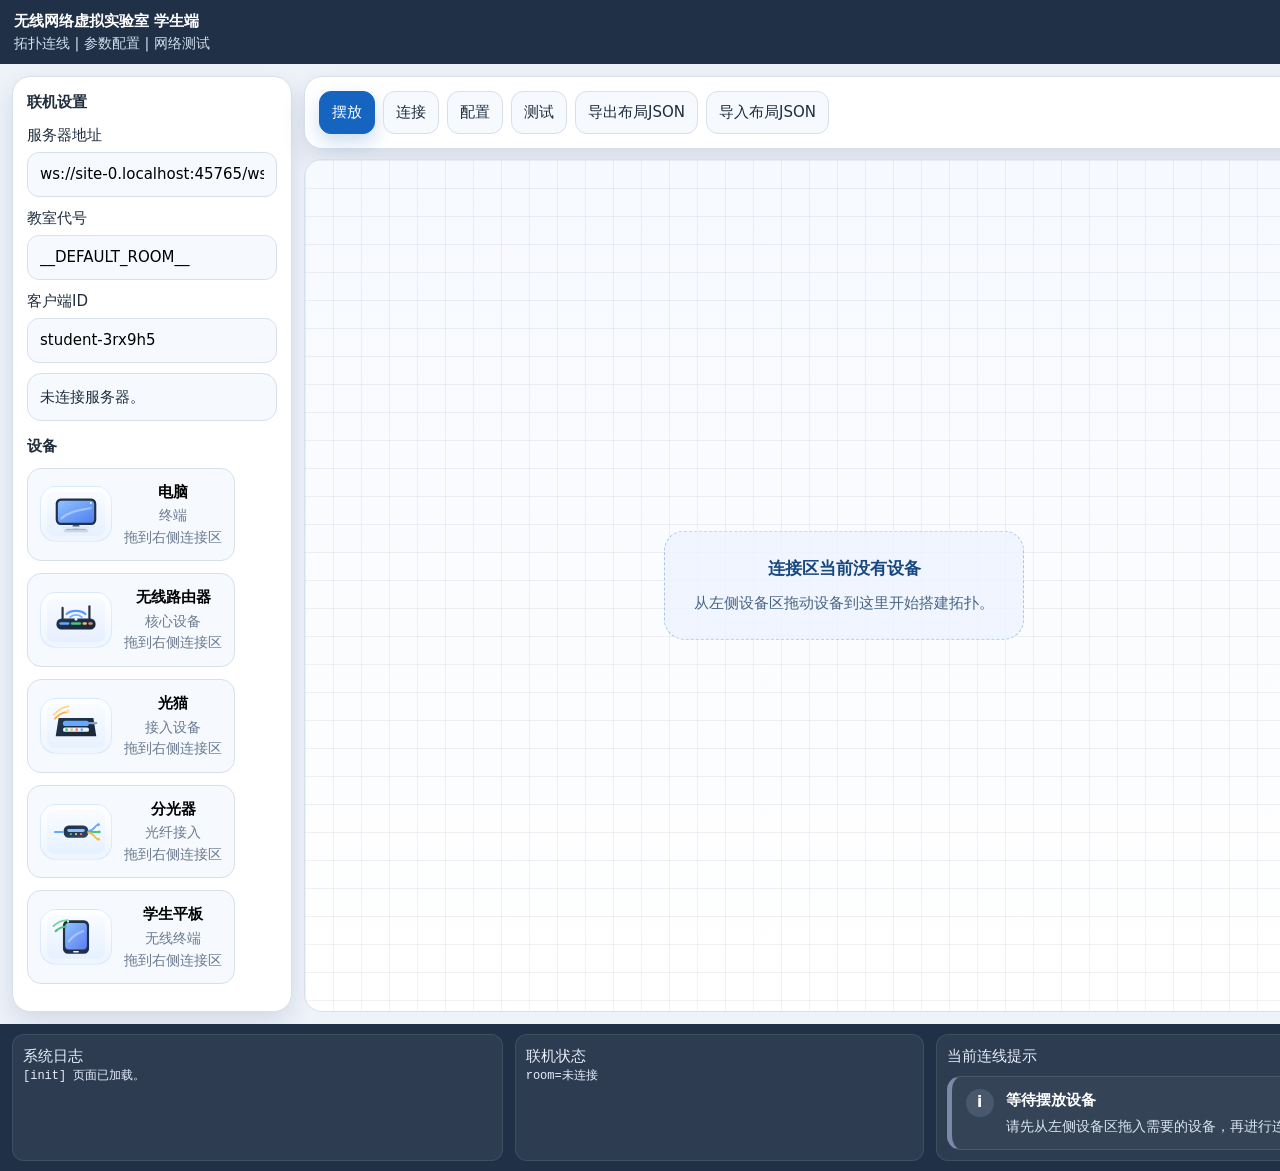
<file: client/index.html>
<!DOCTYPE html>
<html lang="zh-CN" data-theme="light">
<head>
<meta charset="UTF-8" />
<meta name="viewport" content="width=device-width, initial-scale=1.0" />
<title>无线网络虚拟实验室 学生端</title>
<link rel="stylesheet" href="/client/assets/app.css?v=20260415a" />
</head>
<body data-route-role="__ROUTE_ROLE__" data-auto-connect="__AUTO_CONNECT__" data-default-room="__DEFAULT_ROOM__">
<div class="shell">
<header class="top">
  <div><strong>无线网络虚拟实验室 学生端</strong><div class="small" style="color:#d2deef">拓扑连线 | 参数配置 | 网络测试</div></div>
  <div class="toolbar">
    <button class="tool" id="connectBtn">连接服务器</button>
    <button class="tool" id="themeBtn">切换深色</button>
  </div>
</header>
<div class="main">
  <aside class="panel pad">
    <div class="ttl">联机设置</div>
    <div class="field"><label>服务器地址</label><input id="serverUrl"></div>
    <div class="field"><label>教室代号</label><input id="roomCode" value="classroom-101"></div>
    <input id="role" value="student" hidden>
    <div class="field"><label>客户端ID</label><input id="clientId"></div>
    <div class="res" id="connState">未连接服务器。</div>
    <div class="ttl" style="margin-top:14px">设备</div>
    <div id="deviceList"></div>
  </aside>
  <section>
    <div class="panel pad" style="margin-bottom:10px"><div class="actions"><button class="btn mode active" data-mode="place">摆放</button><button class="btn mode" data-mode="connect">连接</button><button class="btn mode" data-mode="config">配置</button><button class="btn mode" data-mode="test">测试</button><button class="btn" id="saveLayoutBtn">导出布局JSON</button><button class="btn" id="loadLayoutBtn">导入布局JSON</button><input type="file" id="layoutFile" accept="application/json" hidden></div></div>
    <div class="workspaceWrap"><div class="workspace" id="workspace"><div class="grid"></div><svg id="svg"></svg></div></div>
  </section>
  <aside class="panel pad">
    <div class="tabs"><button class="tab active" data-pane="config">配置</button><button class="tab" data-pane="test">测试</button></div>
    <div class="pane active" id="pane-config">
      <div class="field"><label>上联口连接方式</label><select id="uplinkMode"><option value="pppoe">PPPoE 拨号</option><option value="dhcp">DHCP客户端</option><option value="static">静态地址</option></select></div>
      <div class="res formHint" id="uplinkModeHint">默认使用 PPPoE 拨号。请先选择上联口连接方式，再填写对应参数。</div>
      <div class="uplinkSection" data-uplink-section="pppoe">
        <div class="field"><label>宽带账号</label><input id="pppoeUser"></div>
        <div class="field"><label>宽带密码</label><input id="pppoePwd" type="password"></div>
      </div>
      <div class="uplinkSection" data-uplink-section="static">
        <div class="field"><label>上联口静态IP</label><input id="wanIp" value="192.168.1.2"></div>
        <div class="field"><label>子网掩码</label><input id="wanMask" value="255.255.255.0"></div>
        <div class="field"><label>默认网关</label><input id="wanGateway" value="192.168.1.1"></div>
      </div>
      <div class="field"><label>SSID</label><input id="ssid"></div>
      <div class="field"><label>无线密码</label><input id="wifiPwd" type="password"></div>
      <div class="field"><label>DNS 服务器</label><input id="dnsServer" value="8.8.8.8"></div>
      <div class="field"><label>DHCP 起始地址</label><input id="dhcpStart" value="192.168.1.100"></div>
      <div class="field"><label>DHCP 结束地址</label><input id="dhcpEnd" value="192.168.1.150"></div>
      <div class="actions"><button class="btn primary" id="saveConfigBtn">保存配置</button><button class="btn secret-trigger" id="demoBtn" hidden>一键演示</button></div>
      <div class="res" id="configResult">尚未保存配置。</div>
    </div>
    <div class="pane" id="pane-test">
      <div class="field"><label>可见无线网络</label><select id="ssidSelect"></select></div>
      <div class="field"><label>输入无线密码</label><input id="joinPwd" type="password"></div>
      <div class="actions"><button class="btn primary" id="joinBtn">连接 Wi-Fi</button><button class="btn" id="runTestBtn">运行测试</button></div>
      <div class="res" id="testResult">等待终端接入。</div>
      <div class="res" id="submitResult">尚未提交到教师台。</div>
      <table class="table"><tbody id="testTable"><tr><td>连接目标SSID</td><td>待测试</td></tr><tr><td>获取IP地址</td><td>待测试</td></tr><tr><td>DNS 解析</td><td>待测试</td></tr><tr><td>访问互联网</td><td>待测试</td></tr></tbody></table>
      <div class="studentInfoSection">
        <div class="ttl">学生信息</div>
        <div class="field"><label>班级</label><input id="className"></div>
        <div class="field"><label>小组</label><input id="groupName"></div>
        <div class="field"><label>记录员</label><input id="studentName"></div>
        <div class="studentInfoActions">
          <button class="tool" id="submitResultBtn">提交当前结果</button>
        </div>
      </div>
    </div>
  </aside>
</div>
<footer class="bottom">
  <div class="status"><div>系统日志</div><div class="log" id="log">[init] 页面已加载。</div></div>
  <div class="status"><div>联机状态</div><div class="log" id="netState">room=未连接</div></div>
  <div class="status">
    <div>当前连线提示</div>
    <div class="noticeCard notice-info" id="linkNoticeCard" aria-live="polite">
      <div class="noticeHead">
        <div class="noticeIcon" id="linkNoticeIcon">i</div>
        <div>
          <div class="noticeTitle" id="linkNoticeTitle">等待操作</div>
          <div class="noticeText" id="linkNoticeText">等待选择端口或连线。</div>
        </div>
      </div>
    </div>
  </div>
  <div class="status"><div>评分</div><div class="score" id="score">0 / 100</div></div>
</footer>
</div>
<script src="/client/assets/link-utils.js?v=20260415c"></script>
<script src="/client/assets/lab-data.js?v=20260415c"></script>
<script src="/client/assets/student-app.js?v=20260415c"></script>
</body>
</html>
</file>
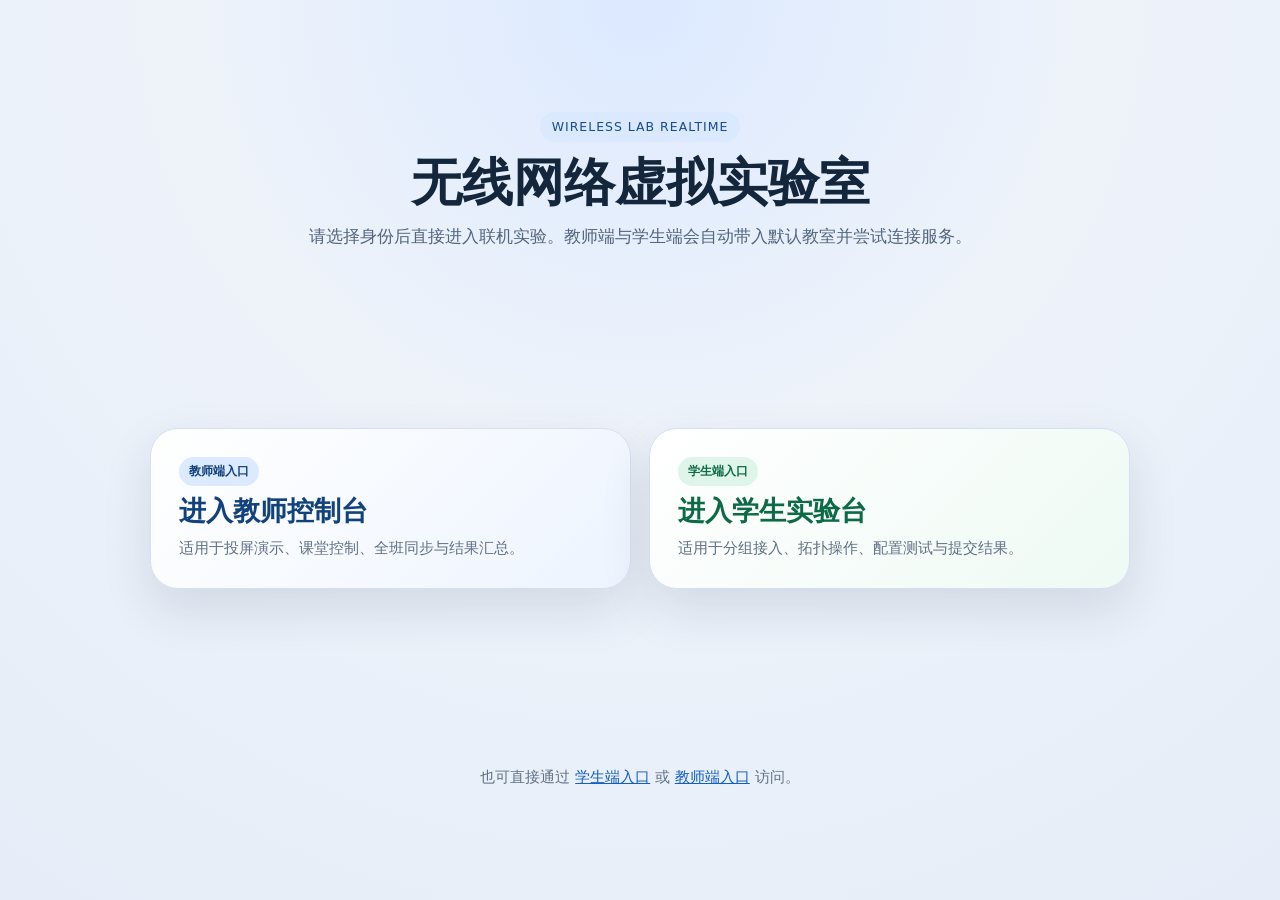
<file: client/home.html>
<!DOCTYPE html>
<html lang="zh-CN" data-theme="light">
<head>
<meta charset="UTF-8" />
<meta name="viewport" content="width=device-width, initial-scale=1.0" />
<title>无线网络虚拟实验室入口</title>
<link rel="stylesheet" href="/client/assets/app.css" />
</head>
<body>
<main class="entryShell">
  <section class="entryHero">
    <p class="entryEyebrow">Wireless Lab Realtime</p>
    <h1>无线网络虚拟实验室</h1>
    <p class="entryLead">请选择身份后直接进入联机实验。教师端与学生端会自动带入默认教室并尝试连接服务。</p>
  </section>
  <section class="entryGrid">
    <a class="entryCard teacher" href="/teacher">
      <span class="entryLabel">教师端入口</span>
      <strong>进入教师控制台</strong>
      <span>适用于投屏演示、课堂控制、全班同步与结果汇总。</span>
    </a>
    <a class="entryCard student" href="/student">
      <span class="entryLabel">学生端入口</span>
      <strong>进入学生实验台</strong>
      <span>适用于分组接入、拓扑操作、配置测试与提交结果。</span>
    </a>
  </section>
  <p class="entryFoot">也可直接通过 <a href="/student">学生端入口</a> 或 <a href="/teacher">教师端入口</a> 访问。</p>
</main>
</body>
</html>
</file>
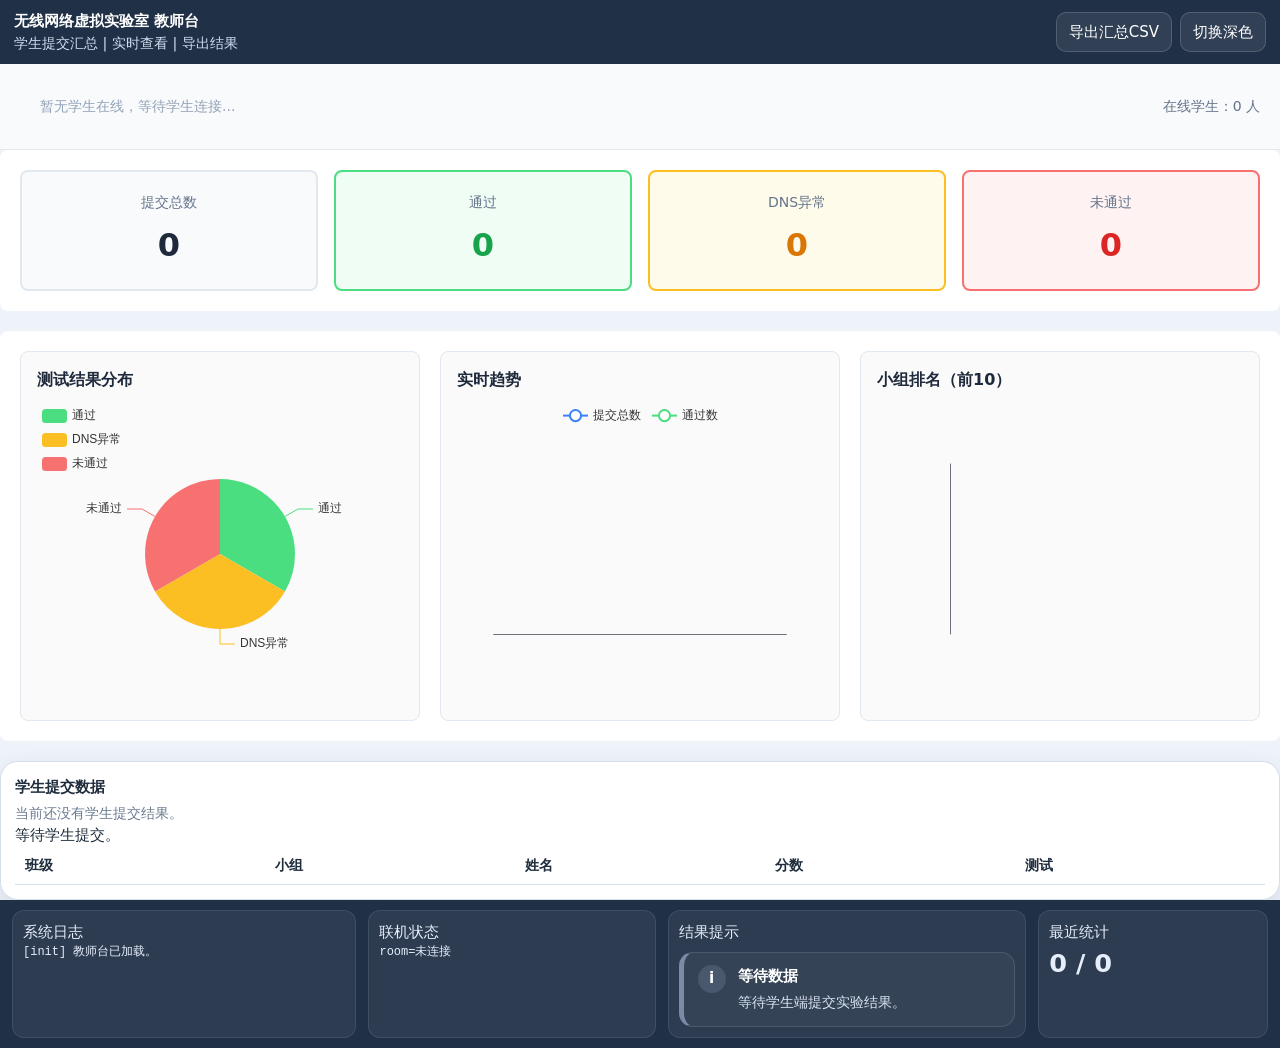
<file: client/teacher.html>
﻿<!DOCTYPE html>
<html lang="zh-CN" data-theme="light">
<head>
<meta charset="UTF-8" />
<meta name="viewport" content="width=device-width, initial-scale=1.0" />
<title>无线网络虚拟实验室 教师台</title>
<link rel="stylesheet" href="/client/assets/app.css?v=20260413b" />
<script src="/client/assets/echarts.min.js"></script>
</head>
<body data-route-role="__ROUTE_ROLE__" data-auto-connect="__AUTO_CONNECT__" data-default-room="__DEFAULT_ROOM__">
<div class="shell teacherShell" style="--teacher-sidebar:0">
<header class="top">
  <div><strong>无线网络虚拟实验室 教师台</strong><div class="small" style="color:#d2deef">学生提交汇总 | 实时查看 | 导出结果</div></div>
  <div class="toolbar">
    <button class="tool" id="exportBoardBtn">导出汇总CSV</button>
    <button class="tool" id="themeBtn">切换深色</button>
  </div>
</header>
<!-- 在线学生横条 -->
<div class="onlineStudentsBar">
  <div class="onlineStudentsScroll" id="onlineStudentsScroll">
    <!-- 动态渲染学生卡片 -->
  </div>
  <div class="onlineStudentsCount" id="onlineStudentsCount">在线学生：0 人</div>
</div>
<!-- 统计卡片 -->
<section class="statsCards">
  <div class="statCard">
    <div class="statLabel">提交总数</div>
    <div class="statValue" id="statTotal">0</div>
  </div>
  <div class="statCard good">
    <div class="statLabel">通过</div>
    <div class="statValue" id="statPass">0</div>
  </div>
  <div class="statCard warn">
    <div class="statLabel">DNS异常</div>
    <div class="statValue" id="statWarn">0</div>
  </div>
  <div class="statCard bad">
    <div class="statLabel">未通过</div>
    <div class="statValue" id="statFail">0</div>
  </div>
</section>
<!-- 图表面板 -->
<section class="chartsPanel">
  <div class="chartContainer">
    <div class="chartTitle">测试结果分布</div>
    <div id="pieChart" style="width:100%;height:300px;"></div>
  </div>
  <div class="chartContainer">
    <div class="chartTitle">实时趋势</div>
    <div id="trendChart" style="width:100%;height:300px;"></div>
  </div>
  <div class="chartContainer">
    <div class="chartTitle">小组排名（前10）</div>
    <div id="rankingChart" style="width:100%;height:300px;"></div>
  </div>
</section>
<div class="teacherMain">
  <section class="panel pad teacherBoardPanel" style="width:100%">
    <div class="teacherBoardHead">
      <div>
        <div class="ttl" style="margin-bottom:4px">学生提交数据</div>
        <div class="small" id="boardSummary">当前还没有学生提交结果。</div>
      </div>
      <div class="teacherBoardMeta" id="teacherResult">等待学生提交。</div>
    </div>
    <div class="teacherBoardCards" id="boardCards"></div>
    <div class="teacherTableWrap">
      <table class="table">
        <thead>
          <tr><th>班级</th><th>小组</th><th>姓名</th><th>分数</th><th>测试</th></tr>
        </thead>
        <tbody id="boardBody"></tbody>
      </table>
    </div>
  </section>
</div>
<footer class="bottom">
  <div class="status"><div>系统日志</div><div class="log" id="log">[init] 教师台已加载。</div></div>
  <div class="status"><div>联机状态</div><div class="log" id="netState">room=未连接</div></div>
  <div class="status">
    <div>结果提示</div>
    <div class="noticeCard notice-info" id="linkNoticeCard" aria-live="polite">
      <div class="noticeHead">
        <div class="noticeIcon" id="linkNoticeIcon">i</div>
        <div>
          <div class="noticeTitle" id="linkNoticeTitle">等待数据</div>
          <div class="noticeText" id="linkNoticeText">等待学生端提交实验结果。</div>
        </div>
      </div>
    </div>
  </div>
  <div class="status"><div>最近统计</div><div class="score" id="score">0 / 0</div></div>
</footer>
</div>
<script src="/client/assets/teacher-app.js?v=20260413b"></script>
</body>
</html>
</file>
<file: client/assets/app.css>
:root{--bg:#eef3fa;--panel:#fff;--panel2:#f6f9fe;--line:#d6dfec;--text:#1f2d3d;--muted:#6b7b90;--brand:#1565c0;--ok:#198754;--bad:#c0392b;--warn:#b9770e;--rack:#203047;--shadow:0 10px 24px rgba(18,40,76,.12)}
[data-theme="dark"]{--bg:#0f1722;--panel:#182230;--panel2:#111a26;--line:#2a3a4d;--text:#eaf1fb;--muted:#9fb0c5;--brand:#64a8ff;--ok:#4bc27f;--bad:#ff7b72;--warn:#f2bf55;--rack:#09111b;--shadow:0 12px 28px rgba(0,0,0,.35)}
*{box-sizing:border-box;margin:0;padding:0}body{font:15px/1.5 ui-sans-serif,system-ui,sans-serif;background:var(--bg);color:var(--text)}button,input,select,textarea{font:inherit}button{cursor:pointer}
.shell{display:grid;grid-template-rows:auto 1fr auto;min-height:100vh}.top{display:flex;justify-content:space-between;align-items:center;padding:10px 14px;background:var(--rack);color:#fff;gap:10px;flex-wrap:wrap}.toolbar{display:flex;gap:8px;flex-wrap:wrap}.tool{padding:8px 12px;border-radius:10px;border:1px solid rgba(255,255,255,.16);background:rgba(255,255,255,.08);color:#fff;transition:background-color .18s ease,border-color .18s ease,box-shadow .18s ease,opacity .18s ease}.tool.success{background:rgba(25,135,84,.24);border-color:rgba(75,194,127,.48);box-shadow:0 0 0 2px rgba(75,194,127,.12)}.tool.error{background:rgba(192,57,43,.24);border-color:rgba(255,123,114,.48);box-shadow:0 0 0 2px rgba(255,123,114,.1)}.tool.pending{background:rgba(185,119,14,.24);border-color:rgba(242,191,85,.48)}.tool:disabled{cursor:not-allowed;opacity:.55}.tool.revealed{background:rgba(100,168,255,.24);border-color:rgba(100,168,255,.45)}.secret-trigger[hidden]{display:none !important}.main{display:grid;grid-template-columns:280px 1fr 390px;gap:12px;padding:12px}.panel{background:var(--panel);border:1px solid var(--line);border-radius:18px;box-shadow:var(--shadow)}.pad{padding:14px}.box{padding:12px;border:1px solid var(--line);border-radius:14px;background:var(--panel2);margin-bottom:12px}#deviceList{position:relative;transition:background-color .18s ease,border-color .18s ease,box-shadow .18s ease;border-radius:16px}#deviceList.recycle-ready{background:rgba(255,123,114,.08);box-shadow:inset 0 0 0 2px rgba(255,123,114,.24)}#deviceList.recycle-ready::before{content:'释放到这里可回收设备';display:block;margin-bottom:10px;padding:8px 10px;border-radius:12px;background:rgba(255,123,114,.12);color:#a02b22;font-size:.82rem;font-weight:700;text-align:center}.deviceItem{display:grid;grid-template-columns:72px minmax(0,1fr);gap:12px;align-items:center;cursor:grab;transition:background-color .18s ease,border-color .18s ease,box-shadow .18s ease,transform .18s ease}.deviceItem:hover{background:#edf4ff;border-color:rgba(21,101,192,.3);transform:translateY(-1px)}.deviceItem:focus-visible{outline:none;box-shadow:0 0 0 3px rgba(21,101,192,.18)}.deviceItem.placed{cursor:default;background:linear-gradient(180deg,#effbf3,#e0f5e8);border-color:rgba(25,135,84,.34)}.deviceItem.placed .small{color:#0f6b41}.deviceThumb{position:relative;width:72px;height:56px;border-radius:16px;border:1px solid rgba(100,168,255,.18);background:linear-gradient(180deg,#ffffff,#eef5ff);box-shadow:inset 0 1px 0 rgba(255,255,255,.9)}.deviceThumb img,.deviceThumbFallback{position:absolute;inset:5px;width:calc(100% - 10px);height:calc(100% - 10px)}.deviceThumb img{object-fit:contain}.deviceThumbFallback{display:none;place-items:center;padding:4px;border-radius:12px;background:#eef5ff;color:#174c8f;font-size:.68rem;font-weight:700;text-align:center}.deviceItemBody{min-width:0}.deviceItemName{font-weight:700;margin-bottom:2px}.ttl{font-weight:700;margin-bottom:10px}.small{font-size:.9rem;color:var(--muted)}
.workspaceWrap{overflow:auto}.workspace{position:relative;min-width:1080px;min-height:720px;background:linear-gradient(180deg,var(--panel2),var(--panel));border:1px solid var(--line);border-radius:18px;overflow:hidden;transition:border-color .18s ease,box-shadow .18s ease}.workspace.drag-over{border-color:var(--brand);box-shadow:inset 0 0 0 2px rgba(21,101,192,.18)}.workspaceEmpty{position:absolute;left:50%;top:50%;transform:translate(-50%,-50%);display:grid;gap:10px;place-items:center;width:min(360px,80%);padding:24px;border:1px dashed rgba(21,101,192,.32);border-radius:20px;background:rgba(237,244,255,.84);color:#18477f;text-align:center;z-index:1}.workspaceEmpty strong{font-size:1.05rem}.workspaceEmpty span{font-size:.92rem;line-height:1.6;color:#476482}.grid{position:absolute;inset:0;background-image:linear-gradient(rgba(70,90,120,.08) 1px,transparent 1px),linear-gradient(90deg,rgba(70,90,120,.08) 1px,transparent 1px);background-size:28px 28px}.node{position:absolute;width:184px;padding:10px;border:1px solid rgba(103,128,168,.22);border-radius:18px;background:linear-gradient(180deg,rgba(255,255,255,.98),rgba(246,249,254,.96));box-shadow:0 14px 28px rgba(20,35,60,.14);backdrop-filter:blur(6px);z-index:2}.nodeHead{display:flex;gap:12px;align-items:flex-start;margin-bottom:10px}.nodeTitleWrap{padding-top:2px}.nodeTitle{font-weight:700;line-height:1.25}.iconWrap{position:relative;width:92px;height:70px;border-radius:16px;background:linear-gradient(180deg,#ffffff,#edf4ff);border:1px solid rgba(100,168,255,.2);overflow:hidden;display:grid;place-items:center;box-shadow:inset 0 1px 0 rgba(255,255,255,.9)}.iconWrap::after{content:'';position:absolute;inset:0;background:radial-gradient(circle at top,rgba(255,255,255,.6),transparent 58%);pointer-events:none}.iconWrap img{width:94%;height:94%;object-fit:contain;filter:drop-shadow(0 8px 12px rgba(26,58,106,.12))}.iconFallback{display:none;font-size:.72rem;color:#174c8f;background:#eef5ff;border-radius:10px;padding:6px 8px}.imgTag{margin-top:5px;padding:3px 9px;border-radius:999px;background:linear-gradient(180deg,#eef5ff,#dfeeff);color:#174c8f;font-size:.72rem;font-weight:700;display:inline-block}.meta{font-size:.82rem;color:var(--muted)}.ports{display:flex;gap:6px;flex-wrap:wrap}.portSlot{display:flex;align-items:center;gap:4px}.port{display:inline-flex;align-items:center;gap:6px;padding:4px 7px;border:1px solid var(--line);border-radius:8px;background:var(--panel2);font-size:.75rem;color:var(--text);transition:background-color .18s ease,border-color .18s ease,color .18s ease,box-shadow .18s ease,transform .18s ease}.portLabel{line-height:1}.portBadge{padding:1px 5px;border-radius:999px;background:rgba(25,135,84,.12);font-size:.68rem;line-height:1.2}.port:hover{border-color:rgba(21,101,192,.3);background:#edf4ff;transform:translateY(-1px)}.port:focus-visible,.portDelete:focus-visible{outline:none;box-shadow:0 0 0 3px rgba(21,101,192,.18)}.port.connectable{border-style:dashed;background:linear-gradient(180deg,#f6f9fe,#eef4fd)}.port.connected{background:linear-gradient(180deg,#effbf3,#e0f5e8);border-color:rgba(25,135,84,.42);color:#0f6b41;box-shadow:inset 0 0 0 1px rgba(25,135,84,.08)}.port.invalid-link{background:linear-gradient(180deg,#fff1f0,#ffd9d4);border-color:rgba(192,57,43,.48);color:#9b2b20;box-shadow:inset 0 0 0 1px rgba(192,57,43,.08)}.port.link-hover{background:linear-gradient(180deg,#fff4d9,#ffe7a6);border-color:rgba(185,119,14,.55);color:#875700;box-shadow:0 8px 18px rgba(185,119,14,.16)}.port.active{background:var(--brand);border-color:var(--brand);color:#fff;box-shadow:0 8px 18px rgba(21,101,192,.2)}.portDelete{position:relative;width:22px;height:22px;display:grid;place-items:center;border:1px solid rgba(192,57,43,.28);border-radius:999px;background:#fff4f3;color:#b62e22;font-size:.9rem;font-weight:700;line-height:1;transition:background-color .18s ease,border-color .18s ease,transform .18s ease}.portDelete:hover{background:#ffe2de;border-color:rgba(192,57,43,.48);transform:translateY(-1px)}.portDelete::after{content:attr(data-tip);position:absolute;left:50%;bottom:calc(100% + 8px);transform:translateX(-50%) translateY(4px);padding:5px 8px;border-radius:8px;background:rgba(20,35,60,.94);color:#fff;font-size:.68rem;line-height:1.25;white-space:nowrap;box-shadow:0 8px 20px rgba(0,0,0,.2);opacity:0;pointer-events:none;transition:opacity .16s ease,transform .16s ease}.portDelete::before{content:'';position:absolute;left:50%;bottom:100%;transform:translateX(-50%) translateY(4px);border:5px solid transparent;border-top-color:rgba(20,35,60,.94);opacity:0;pointer-events:none;transition:opacity .16s ease,transform .16s ease}.portDelete:hover::after,.portDelete:hover::before,.portDelete:focus-visible::after,.portDelete:focus-visible::before{opacity:1;transform:translateX(-50%) translateY(0)}.dragHandle{margin-top:8px;font-size:.75rem;color:var(--muted);cursor:grab}.dragHandle:before{content:':: '}.led{position:absolute;right:8px;top:8px;width:10px;height:10px;border-radius:50%;background:#c0cad7}.led.on{background:var(--ok)}#svg{position:absolute;inset:0;pointer-events:auto;z-index:1}.link-path{cursor:pointer;pointer-events:stroke;transition:stroke-width .18s ease,filter .18s ease,opacity .18s ease}.link-path.hovered{stroke:#f59e0b !important;stroke-width:6;filter:drop-shadow(0 0 6px rgba(245,158,11,.35))}.link-path.invalid{stroke:#c0392b !important;stroke-width:5;filter:drop-shadow(0 0 5px rgba(192,57,43,.22))}.link-path.invalid.hovered{stroke:#e74c3c !important;stroke-width:6;filter:drop-shadow(0 0 7px rgba(231,76,60,.35))}.linkHint{margin-top:10px;font-size:.78rem;color:var(--muted)}
.field{display:grid;gap:6px;margin-bottom:10px}.field input,.field select,.field textarea{padding:10px 12px;border:1px solid var(--line);border-radius:12px;background:var(--panel2)}.actions{display:flex;gap:8px;flex-wrap:wrap}.btn{padding:9px 12px;border:1px solid var(--line);border-radius:12px;background:var(--panel2);color:var(--text);transition:background-color .18s ease,border-color .18s ease,color .18s ease,box-shadow .18s ease,transform .18s ease}.btn:hover{border-color:rgba(21,101,192,.35);background:#edf4ff}.btn:focus-visible{outline:none;box-shadow:0 0 0 3px rgba(21,101,192,.18)}.btn.active{background:var(--brand);border-color:var(--brand);color:#fff;box-shadow:0 8px 18px rgba(21,101,192,.22)}.btn.primary{background:var(--brand);border-color:var(--brand);color:#fff}.res{padding:12px;border:1px solid var(--line);border-radius:14px;background:var(--panel2)}.good{color:var(--ok)}.bad{color:var(--bad)}.warn{color:var(--warn)}.uplinkSection[hidden]{display:none !important}.formHint{margin-bottom:10px;font-size:.9rem;line-height:1.55}
.table{width:100%;border-collapse:collapse;font-size:.9rem}.table th,.table td{padding:8px 10px;border-bottom:1px solid var(--line);text-align:left}.tabs{display:flex;gap:8px;flex-wrap:wrap;margin-bottom:12px}.tab{padding:8px 10px;border:1px solid var(--line);border-radius:999px;background:var(--panel2)}.tab.active{background:var(--brand);color:#fff;border-color:var(--brand)}.pane{display:none}.pane.active{display:block}.bottom{display:grid;grid-template-columns:1.2fr 1fr 1.25fr .8fr;gap:12px;padding:10px 12px;background:var(--rack);color:#e6eefc}.status{background:rgba(255,255,255,.06);border:1px solid rgba(255,255,255,.09);border-radius:12px;padding:10px}.log{white-space:pre-wrap;font:12px/1.45 ui-monospace,monospace}.score{font-size:1.6rem;font-weight:700}
.studentInfoSection{margin-top:16px;padding-top:14px;border-top:1px solid var(--line)}.studentInfoSection .ttl{margin-bottom:10px}.studentInfoActions{margin-top:8px}.studentInfoActions .tool{width:100%;justify-content:center;background:var(--brand);border-color:var(--brand);color:#fff}.studentInfoActions .tool:hover{filter:brightness(1.02)}.studentInfoActions .tool:disabled{background:var(--panel2);border-color:var(--line);color:var(--muted);opacity:1}
.noticeCard{margin-top:8px;padding:12px 12px 12px 14px;border-radius:14px;border:1px solid rgba(255,255,255,.12);background:rgba(255,255,255,.04);border-left:5px solid #7b8ba7;min-height:74px}.noticeHead{display:flex;gap:12px;align-items:flex-start}.noticeIcon{width:28px;height:28px;border-radius:999px;display:grid;place-items:center;font-weight:800;font-size:.95rem;background:rgba(255,255,255,.12);color:#fff;flex:0 0 auto}.noticeTitle{font-weight:700;color:#fff;margin-bottom:4px}.noticeText{font-size:.9rem;line-height:1.55;color:#d9e4f5}.notice-info{border-left-color:#7b8ba7}.notice-info .noticeIcon{background:rgba(123,139,167,.3)}.notice-good{border-left-color:#28b06f;background:rgba(40,176,111,.1)}.notice-good .noticeIcon{background:rgba(40,176,111,.22);color:#c8ffde}.notice-warn{border-left-color:#f2bf55;background:rgba(242,191,85,.1)}.notice-warn .noticeIcon{background:rgba(242,191,85,.22);color:#fff1c2}.notice-bad{border-left-color:#ff7b72;background:rgba(255,123,114,.1)}.notice-bad .noticeIcon{background:rgba(255,123,114,.22);color:#ffe3e0}
/* 在线学生横条 */
.onlineStudentsBar{display:flex;align-items:center;gap:16px;padding:12px 20px;background:#f8fafc;border-bottom:1px solid #e2e8f0;overflow:hidden}
.onlineStudentsScroll{flex:1;display:flex;gap:12px;overflow-x:auto;scroll-behavior:smooth}
.onlineStudentsScroll::-webkit-scrollbar{height:6px}
.onlineStudentsScroll::-webkit-scrollbar-thumb{background:#cbd5e1;border-radius:3px}
.onlineStudentCard{display:flex;align-items:center;gap:8px;padding:8px 16px;background:white;border:1px solid #e2e8f0;border-radius:8px;white-space:nowrap;font-size:14px;transition:all .2s}
.onlineStudentCard:hover{border-color:#3b82f6;box-shadow:0 2px 8px rgba(59,130,246,.1)}
.onlineIndicator{width:8px;height:8px;background:#4ade80;border-radius:50%;animation:pulse 2s infinite}
@keyframes pulse{0%,100%{opacity:1}50%{opacity:.5}}
.onlineStudentsCount{font-size:14px;font-weight:500;color:#64748b;white-space:nowrap}
.emptyState{padding:20px;text-align:center;color:#94a3b8;font-size:14px}
/* 统计卡片 */
.statsCards{display:grid;grid-template-columns:repeat(4,1fr);gap:16px;padding:20px;background:white;border-radius:8px;margin-bottom:20px}
.statCard{padding:20px;border-radius:8px;background:#f8fafc;border:2px solid #e2e8f0;text-align:center}
.statCard.good{border-color:#4ade80;background:#f0fdf4}
.statCard.warn{border-color:#fbbf24;background:#fffbeb}
.statCard.bad{border-color:#f87171;background:#fef2f2}
.statLabel{font-size:14px;color:#64748b;margin-bottom:8px}
.statValue{font-size:32px;font-weight:700;color:#1e293b}
.statCard.good .statValue{color:#16a34a}
.statCard.warn .statValue{color:#d97706}
.statCard.bad .statValue{color:#dc2626}
/* 图表面板 */
.chartsPanel{display:grid;grid-template-columns:repeat(3,1fr);gap:20px;padding:20px;background:white;border-radius:8px;margin-bottom:20px}
.chartContainer{border:1px solid #e2e8f0;border-radius:8px;padding:16px;background:#fafafa}
.chartTitle{font-size:16px;font-weight:600;margin-bottom:12px;color:#1e293b}
/* 深色主题适配 */
[data-theme="dark"] .onlineStudentsBar{background:#1e293b;border-bottom-color:#334155}
[data-theme="dark"] .onlineStudentCard{background:#0f172a;border-color:#334155;color:#e2e8f0}
[data-theme="dark"] .chartContainer{background:#1e293b;border-color:#334155}
[data-theme="dark"] .chartTitle{color:#e2e8f0}
[data-theme="dark"] .statsCards{background:#1e293b}
[data-theme="dark"] .statCard{background:#0f172a;border-color:#334155}
[data-theme="dark"] .statLabel{color:#94a3b8}
[data-theme="dark"] .statValue{color:#e2e8f0}
[data-theme="dark"] .statCard.good{border-color:#22c55e;background:#0f1f14}
[data-theme="dark"] .statCard.warn{border-color:#eab308;background:#1f1d0f}
[data-theme="dark"] .statCard.bad{border-color:#ef4444;background:#1f0f0f}
@media (max-width:1200px){.main{grid-template-columns:1fr}.workspace{min-width:900px}.bottom{grid-template-columns:1fr}.chartsPanel{grid-template-columns:1fr}}
.entryShell{min-height:100vh;display:grid;place-items:center;padding:32px;background:radial-gradient(circle at top,#dce9ff 0,#eef3fa 40%,#e6edf8 100%)}
.entryHero,.entryGrid,.entryFoot{width:min(980px,100%)}
.entryHero{margin-bottom:20px;text-align:center}
.entryEyebrow{display:inline-block;margin-bottom:14px;padding:6px 12px;border-radius:999px;background:#dbe9ff;color:#174c8f;font-size:.78rem;letter-spacing:.08em;text-transform:uppercase}
.entryHero h1{font-size:clamp(2.1rem,4vw,3.8rem);line-height:1.05;margin-bottom:14px;color:#14263c}
.entryLead{max-width:720px;margin:0 auto;color:#53657d;font-size:1.05rem}
.entryGrid{display:grid;grid-template-columns:repeat(2,minmax(0,1fr));gap:18px}
.entryCard{display:grid;gap:10px;padding:28px;border-radius:28px;text-decoration:none;color:inherit;border:1px solid #d4dfef;box-shadow:0 20px 50px rgba(26,44,74,.12);transition:transform .18s ease,box-shadow .18s ease,border-color .18s ease}
.entryCard strong{font-size:1.7rem;line-height:1.1}
.entryCard span:last-child{color:#5f6f85;line-height:1.6}
.entryCard.teacher{background:linear-gradient(135deg,#ffffff 0,#edf4ff 100%)}
.entryCard.student{background:linear-gradient(135deg,#ffffff 0,#eefaf4 100%)}
.entryCard.teacher strong{color:#11427b}
.entryCard.student strong{color:#0d6a47}
.entryLabel{display:inline-block;width:max-content;padding:5px 10px;border-radius:999px;font-size:.78rem;font-weight:700}
.entryCard.teacher .entryLabel{background:#dceaff;color:#11427b}
.entryCard.student .entryLabel{background:#dff5e9;color:#0d6a47}
.entryCard:hover{transform:translateY(-4px);box-shadow:0 26px 60px rgba(26,44,74,.18)}
.entryCard.teacher:hover{border-color:#9ac0ff}
.entryCard.student:hover{border-color:#93ddb5}
.entryFoot{margin-top:18px;text-align:center;color:#607286}
.entryFoot a{color:#145fc0}
@media (max-width:800px){.entryGrid{grid-template-columns:1fr}.entryShell{padding:20px}.entryCard{padding:22px;border-radius:22px}}
</file>
